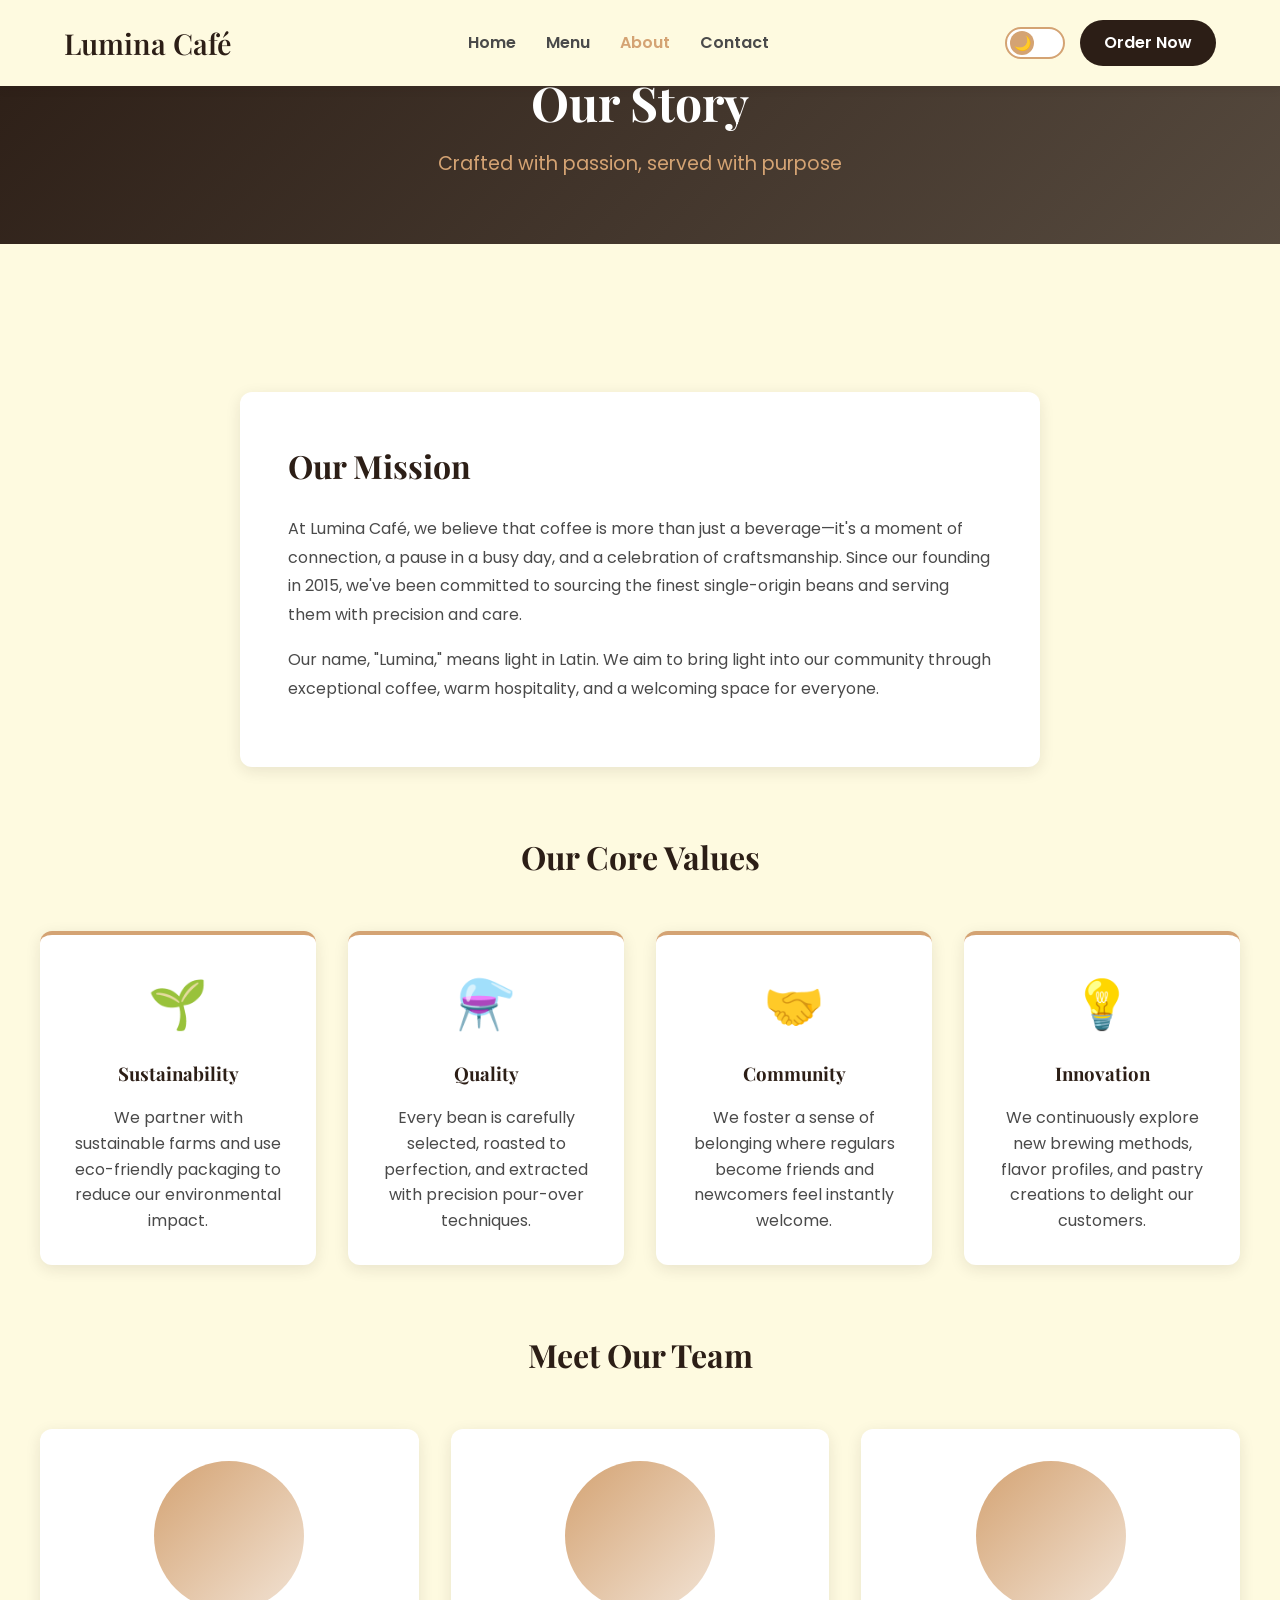
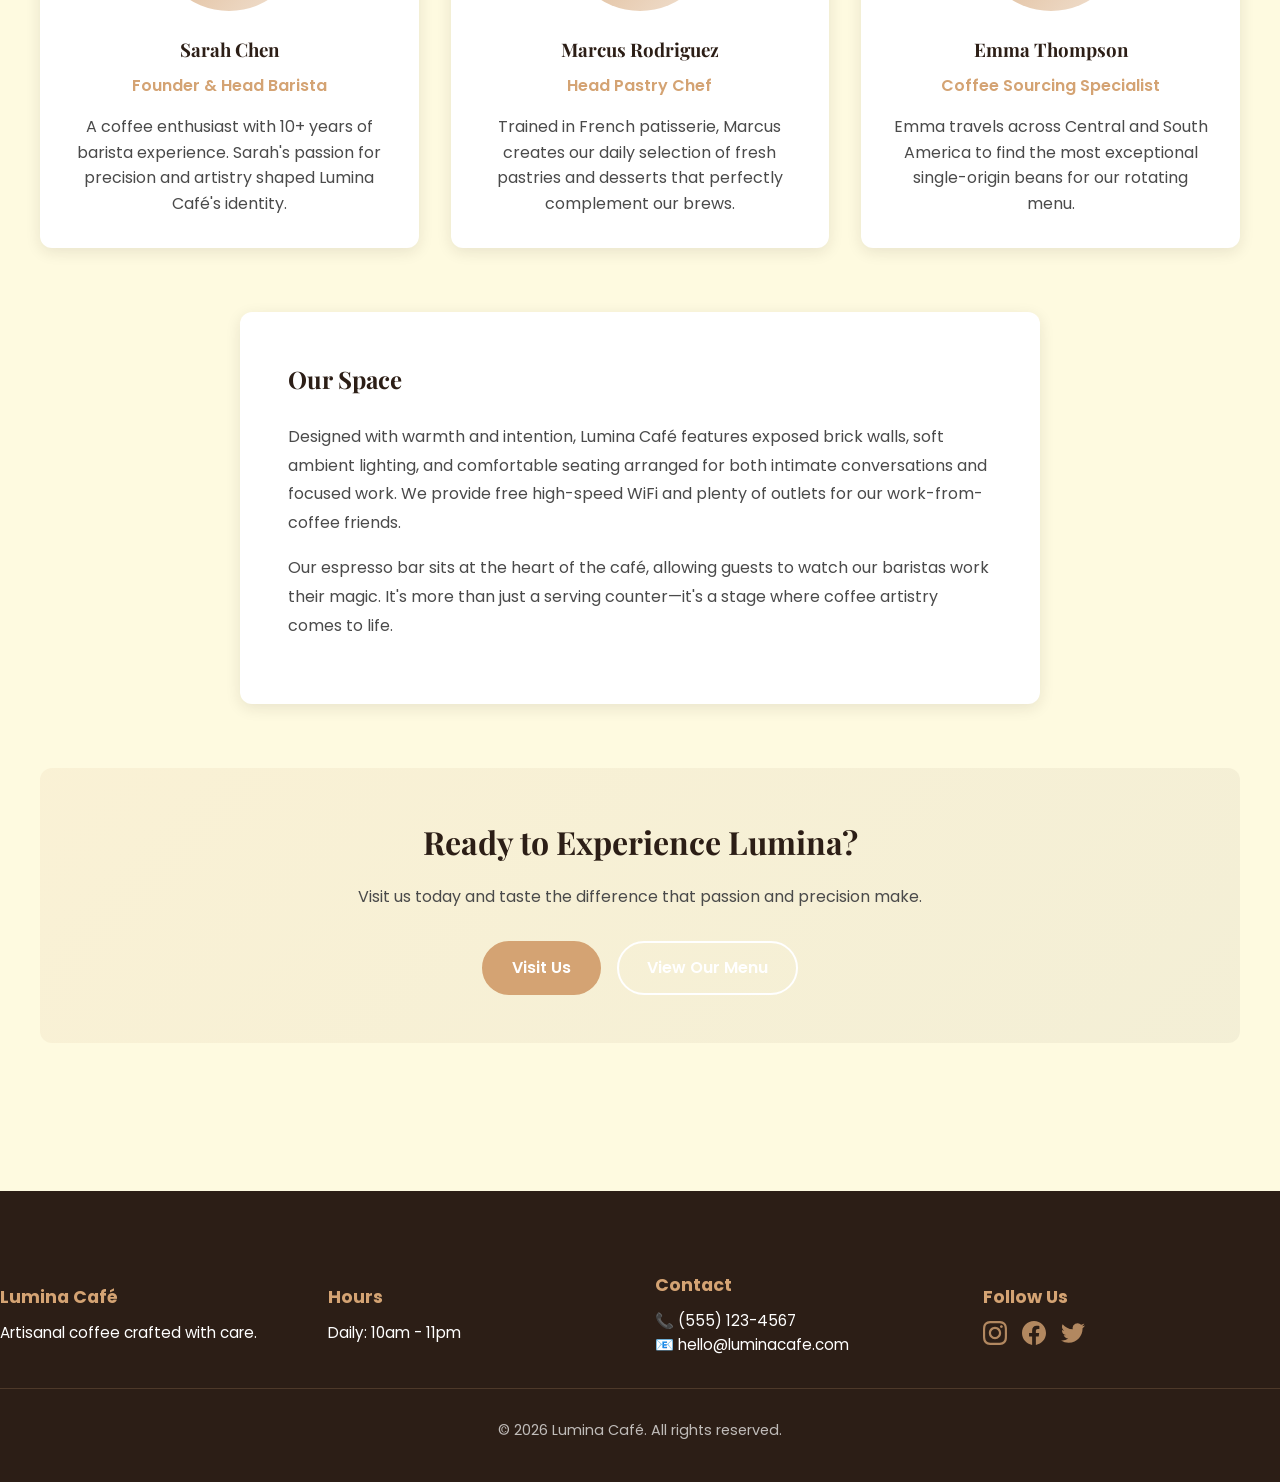
<file: html/about.html>
<!DOCTYPE html>
<html lang="en">
<head>
    <meta charset="UTF-8">
    <meta name="viewport" content="width=device-width, initial-scale=1.0">
    <meta name="description" content="Learn about Lumina Café - our story, values, and passion for artisanal coffee.">
    <meta name="keywords" content="coffee, café, artisanal, specialty coffee, local business">
    <meta name="author" content="Lumina Café">
    <title>About Us | Lumina Café</title>
    <link rel="icon" type="image/svg+xml" href="../favicon.svg">
    <link rel="stylesheet" href="../css/style.css">
    <link rel="stylesheet" href="../css/about.css">
    <link href="https://fonts.googleapis.com/css2?family=Playfair+Display:wght@600&family=Poppins:wght@300;400;600&display=swap" rel="stylesheet">
</head>
<body>

    <nav class="navbar" id="navbar">
        <div class="logo"><a href="../index.html">Lumina Café</a></div>
        <ul class="nav-links">
            <li><a href="../index.html#home">Home</a></li>
            <li><a href="menu.html">Menu</a></li>
            <li><a href="about.html" class="active">About</a></li>
            <li><a href="contact.html">Contact</a></li>
        </ul>
        <div class="navbar-right">
            <button class="theme-toggle" aria-label="Toggle dark mode">
                <div class="theme-toggle-slider">🌙</div>
            </button>
            <a href="contact.html" class="btn-nav">Order Now</a>
            <div class="hamburger">
                <span class="bar"></span>
                <span class="bar"></span>
                <span class="bar"></span>
            </div>
        </div>
    </nav>

    <header class="page-header">
        <div class="page-header-content animate-on-scroll">
            <h1>Our Story</h1>
            <p>Crafted with passion, served with purpose</p>
        </div>
    </header>

    <main class="container section">
        <!-- Our Mission -->
        <section class="about-section animate-on-scroll">
            <div class="about-content">
                <h2>Our Mission</h2>
                <p>
                    At Lumina Café, we believe that coffee is more than just a beverage—it's a moment of connection, 
                    a pause in a busy day, and a celebration of craftsmanship. Since our founding in 2015, we've been 
                    committed to sourcing the finest single-origin beans and serving them with precision and care.
                </p>
                <p>
                    Our name, "Lumina," means light in Latin. We aim to bring light into our community through exceptional 
                    coffee, warm hospitality, and a welcoming space for everyone.
                </p>
            </div>
        </section>

        <!-- Our Values -->
        <section class="values-section animate-on-scroll">
            <h2>Our Core Values</h2>
            <div class="values-grid">
                <div class="value-card animate-on-scroll">
                    <div class="value-icon">🌱</div>
                    <h3>Sustainability</h3>
                    <p>We partner with sustainable farms and use eco-friendly packaging to reduce our environmental impact.</p>
                </div>
                <div class="value-card animate-on-scroll">
                    <div class="value-icon">⚗️</div>
                    <h3>Quality</h3>
                    <p>Every bean is carefully selected, roasted to perfection, and extracted with precision pour-over techniques.</p>
                </div>
                <div class="value-card animate-on-scroll">
                    <div class="value-icon">🤝</div>
                    <h3>Community</h3>
                    <p>We foster a sense of belonging where regulars become friends and newcomers feel instantly welcome.</p>
                </div>
                <div class="value-card animate-on-scroll">
                    <div class="value-icon">💡</div>
                    <h3>Innovation</h3>
                    <p>We continuously explore new brewing methods, flavor profiles, and pastry creations to delight our customers.</p>
                </div>
            </div>
        </section>

        <!-- Our Team -->
        <section class="team-section animate-on-scroll">
            <h2>Meet Our Team</h2>
            <div class="team-grid">
                <div class="team-member animate-on-scroll">
                    <div class="member-image"></div>
                    <h3>Sarah Chen</h3>
                    <p class="role">Founder & Head Barista</p>
                    <p>A coffee enthusiast with 10+ years of barista experience. Sarah's passion for precision and artistry 
                       shaped Lumina Café's identity.</p>
                </div>
                <div class="team-member animate-on-scroll">
                    <div class="member-image"></div>
                    <h3>Marcus Rodriguez</h3>
                    <p class="role">Head Pastry Chef</p>
                    <p>Trained in French patisserie, Marcus creates our daily selection of fresh pastries and desserts 
                       that perfectly complement our brews.</p>
                </div>
                <div class="team-member animate-on-scroll">
                    <div class="member-image"></div>
                    <h3>Emma Thompson</h3>
                    <p class="role">Coffee Sourcing Specialist</p>
                    <p>Emma travels across Central and South America to find the most exceptional single-origin beans 
                       for our rotating menu.</p>
                </div>
            </div>
        </section>

        <!-- Our Space -->
        <section class="space-section animate-on-scroll">
            <div class="space-content">
                <h2>Our Space</h2>
                <p>
                    Designed with warmth and intention, Lumina Café features exposed brick walls, soft ambient lighting, 
                    and comfortable seating arranged for both intimate conversations and focused work. We provide free 
                    high-speed WiFi and plenty of outlets for our work-from-coffee friends.
                </p>
                <p>
                    Our espresso bar sits at the heart of the café, allowing guests to watch our baristas work their magic. 
                    It's more than just a serving counter—it's a stage where coffee artistry comes to life.
                </p>
            </div>
        </section>

        <!-- Call to Action -->
        <section class="cta-section animate-on-scroll">
            <h2>Ready to Experience Lumina?</h2>
            <p>Visit us today and taste the difference that passion and precision make.</p>
            <div class="cta-buttons">
                <a href="contact.html" class="btn-primary">Visit Us</a>
                <a href="menu.html" class="btn-secondary">View Our Menu</a>
            </div>
        </section>
    </main>

    <footer class="footer">
        <div class="footer-content">
            <div class="footer-section">
                <h4>Lumina Café</h4>
                <p>Artisanal coffee crafted with care.</p>
            </div>
            <div class="footer-section">
                <h4>Hours</h4>
                <p>Daily: 10am - 11pm</p>
            </div>
            <div class="footer-section">
                <h4>Contact</h4>
                <p>📞 (555) 123-4567<br>📧 hello@luminacafe.com</p>
            </div>
            <div class="footer-section">
                <h4>Follow Us</h4>
                <div class="social-links">
                    <a href="https://instagram.com/luminacafe" target="_blank" rel="noopener noreferrer" aria-label="Instagram">
                        <svg viewBox="0 0 24 24" width="24" height="24" fill="currentColor">
                            <path d="M12 2.163c3.204 0 3.584.012 4.85.07 3.252.148 4.771 1.691 4.919 4.919.058 1.265.069 1.645.069 4.849 0 3.205-.012 3.584-.069 4.849-.149 3.225-1.664 4.771-4.919 4.919-1.266.058-1.644.07-4.85.07-3.204 0-3.584-.012-4.849-.07-3.26-.149-4.771-1.699-4.919-4.92-.058-1.265-.07-1.644-.07-4.849 0-3.204.013-3.583.07-4.849.149-3.227 1.664-4.771 4.919-4.919 1.266-.057 1.645-.069 4.849-.069zm0-2.163c-3.259 0-3.667.014-4.947.072-4.358.2-6.78 2.618-6.98 6.98-.059 1.281-.073 1.689-.073 4.948 0 3.259.014 3.668.072 4.948.2 4.358 2.618 6.78 6.98 6.98 1.281.058 1.689.072 4.948.072 3.259 0 3.668-.014 4.948-.072 4.354-.2 6.782-2.618 6.979-6.98.059-1.28.073-1.689.073-4.948 0-3.259-.014-3.667-.072-4.947-.196-4.354-2.617-6.78-6.979-6.98-1.281-.059-1.69-.073-4.949-.073zm0 5.838c-3.403 0-6.162 2.759-6.162 6.162s2.759 6.163 6.162 6.163 6.162-2.759 6.162-6.163c0-3.403-2.759-6.162-6.162-6.162zm0 10.162c-2.209 0-4-1.79-4-4 0-2.209 1.791-4 4-4s4 1.791 4 4c0 2.21-1.791 4-4 4zm6.406-11.845c-.796 0-1.441.645-1.441 1.44s.645 1.44 1.441 1.44c.795 0 1.439-.645 1.439-1.44s-.644-1.44-1.439-1.44z"/>
                        </svg>
                    </a>
                    <a href="https://facebook.com/luminacafe" target="_blank" rel="noopener noreferrer" aria-label="Facebook">
                        <svg viewBox="0 0 24 24" width="24" height="24" fill="currentColor">
                            <path d="M24 12.073c0-6.627-5.373-12-12-12s-12 5.373-12 12c0 5.99 4.388 10.954 10.125 11.854v-8.385H7.078v-3.47h3.047V9.43c0-3.007 1.792-4.669 4.533-4.669 1.312 0 2.686.235 2.686.235v2.953H15.83c-1.491 0-1.956.925-1.956 1.874v2.25h3.328l-.532 3.47h-2.796v8.385C19.612 23.027 24 18.062 24 12.073z"/>
                        </svg>
                    </a>
                    <a href="https://twitter.com/luminacafe" target="_blank" rel="noopener noreferrer" aria-label="Twitter">
                        <svg viewBox="0 0 24 24" width="24" height="24" fill="currentColor">
                            <path d="M23.953 4.57a10 10 0 01-2.825.775 4.958 4.958 0 002.163-2.723c-.951.555-2.005.959-3.127 1.184a4.92 4.92 0 00-8.384 4.482C7.69 8.095 4.067 6.13 1.64 3.162a4.822 4.822 0 00-.666 2.475c0 1.71.87 3.213 2.188 4.096a4.904 4.904 0 01-2.228-.616v.06a4.923 4.923 0 003.946 4.827 4.996 4.996 0 01-2.212.085 4.936 4.936 0 004.604 3.417 9.867 9.867 0 01-6.102 2.105c-.39 0-.779-.023-1.17-.067a13.995 13.995 0 007.557 2.209c9.053 0 13.998-7.496 13.998-13.985 0-.21 0-.42-.015-.63A9.935 9.935 0 0024 4.59z"/>
                        </svg>
                    </a>
                </div>
            </div>
        </div>
        <div class="footer-bottom">
            <p>&copy; 2026 Lumina Café. All rights reserved.</p>
        </div>
    </footer>

    <!-- Back to Top Button -->
    <button class="back-to-top" aria-label="Scroll to top" type="button">↑</button>

    <script src="../javascript/script.js"></script>
</body>
</html>
</file>
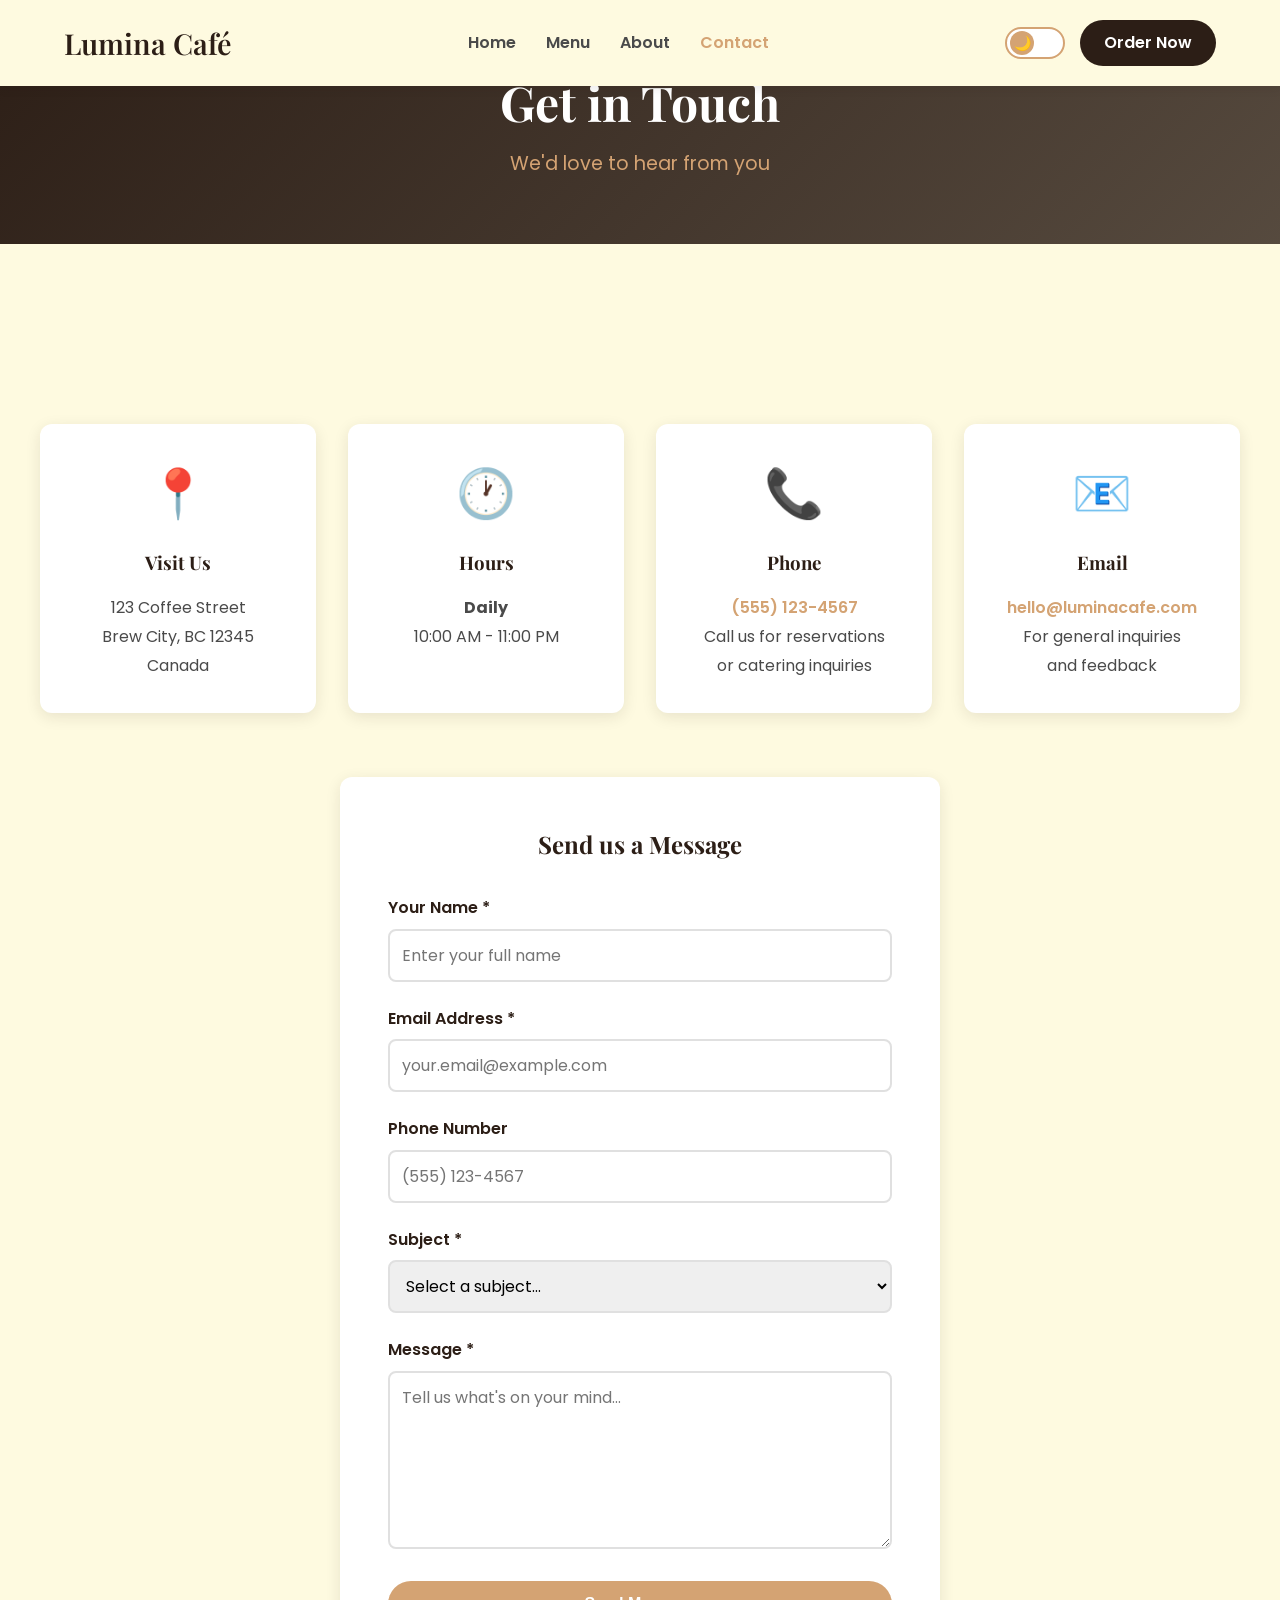
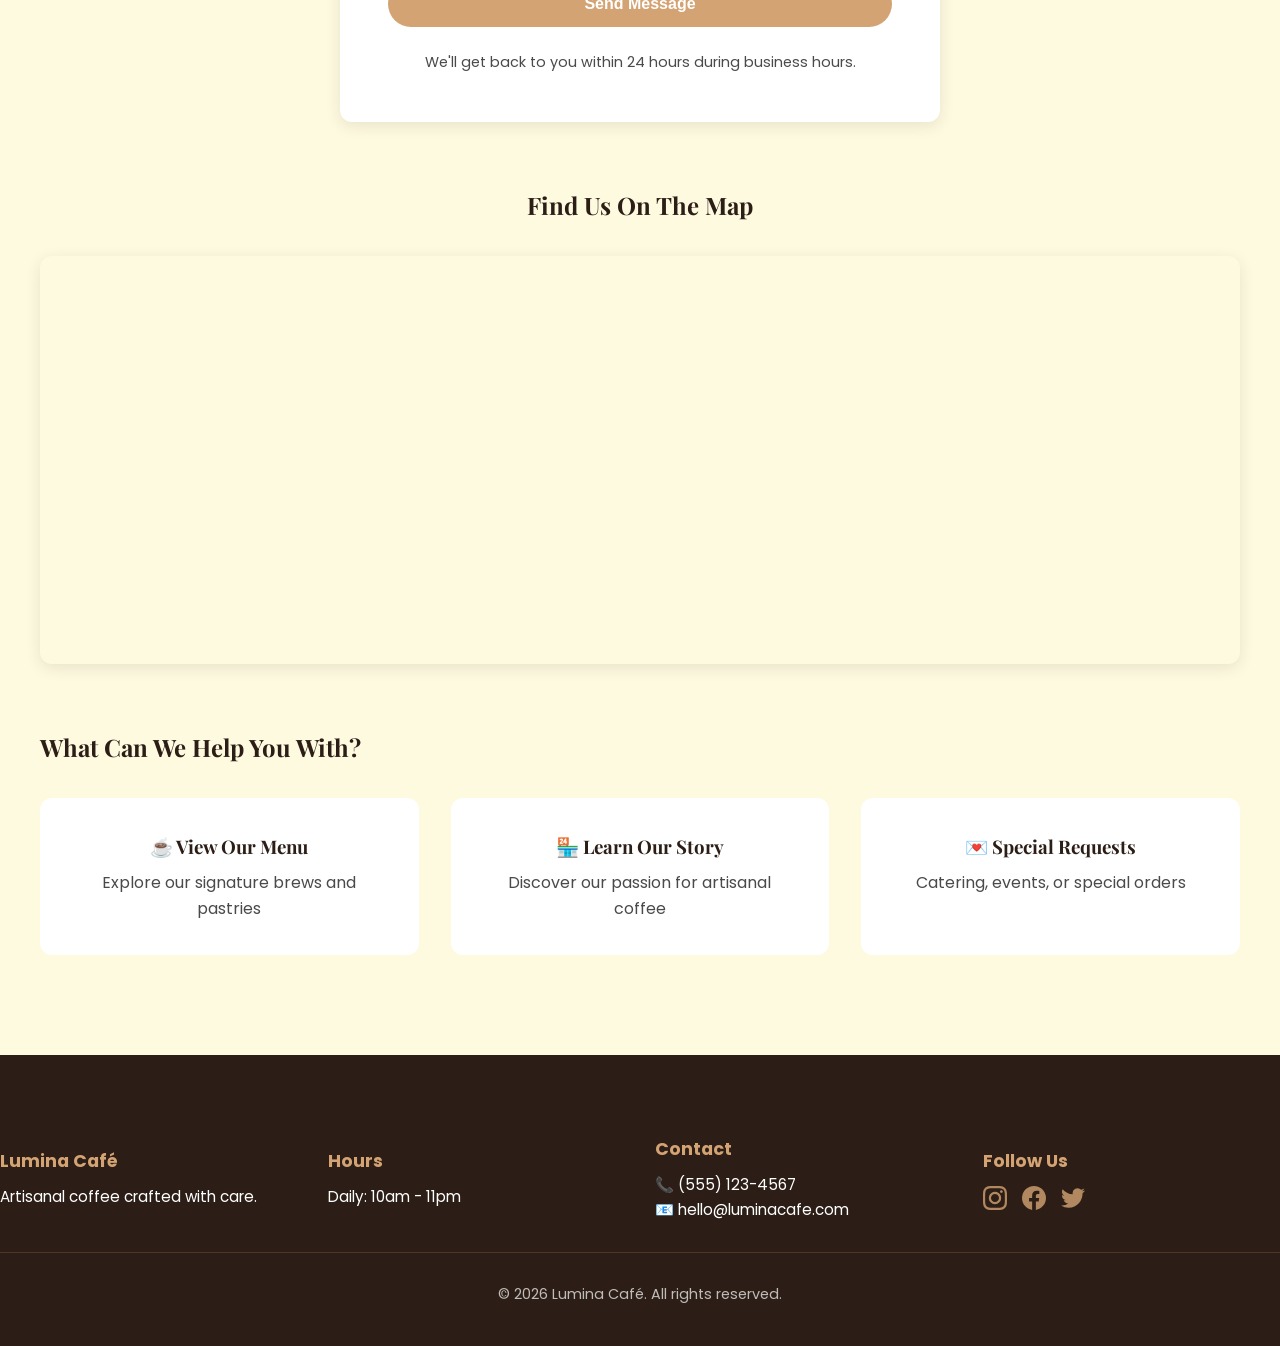
<file: html/contact.html>
<!DOCTYPE html>
<html lang="en">
<head>
    <meta charset="UTF-8">
    <meta name="viewport" content="width=device-width, initial-scale=1.0">
    <meta name="description" content="Contact Lumina Café - reach out with questions or visit us at our location.">
    <meta name="keywords" content="contact, location, hours, reservations, catering">
    <title>Contact Us | Lumina Café</title>
    <link rel="icon" type="image/svg+xml" href="../favicon.svg">
    <link rel="stylesheet" href="../css/style.css">
    <link rel="stylesheet" href="../css/contact.css">
    <link href="https://fonts.googleapis.com/css2?family=Playfair+Display:wght@600&family=Poppins:wght@300;400;600&display=swap" rel="stylesheet">
</head>
<body>

    <nav class="navbar" id="navbar">
        <div class="logo"><a href="../index.html">Lumina Café</a></div>
        <ul class="nav-links">
            <li><a href="../index.html#home">Home</a></li>
            <li><a href="menu.html">Menu</a></li>
            <li><a href="about.html">About</a></li>
            <li><a href="contact.html" class="active">Contact</a></li>
        </ul>
        <div class="navbar-right">
            <button class="theme-toggle" aria-label="Toggle dark mode">
                <div class="theme-toggle-slider">🌙</div>
            </button>
            <a href="contact.html" class="btn-nav">Order Now</a>
            <div class="hamburger">
                <span class="bar"></span>
                <span class="bar"></span>
                <span class="bar"></span>
            </div>
        </div>
    </nav>

    <header class="page-header">
        <div class="page-header-content animate-on-scroll">
            <h1>Get in Touch</h1>
            <p>We'd love to hear from you</p>
        </div>
    </header>

    <main class="contact-page container section">
        
        <!-- Contact Info -->
        <section class="contact-info-section animate-on-scroll">
            <div class="contact-grid">
                <div class="contact-card animate-on-scroll">
                    <div class="contact-icon">📍</div>
                    <h3>Visit Us</h3>
                    <p>123 Coffee Street<br>Brew City, BC 12345<br>Canada</p>
                </div>
                <div class="contact-card animate-on-scroll">
                    <div class="contact-icon">🕐</div>
                    <h3>Hours</h3>
                    <p><strong>Daily</strong><br>10:00 AM - 11:00 PM</p>
                </div>
                <div class="contact-card animate-on-scroll">
                    <div class="contact-icon">📞</div>
                    <h3>Phone</h3>
                    <p><a href="tel:+15551234567">(555) 123-4567</a><br>Call us for reservations<br>or catering inquiries</p>
                </div>
                <div class="contact-card animate-on-scroll">
                    <div class="contact-icon">📧</div>
                    <h3>Email</h3>
                    <p><a href="mailto:hello@luminacafe.com">hello@luminacafe.com</a><br>For general inquiries<br>and feedback</p>
                </div>
            </div>
        </section>

        <!-- Contact Form -->
        <section class="contact-form-section animate-on-scroll">
            <h2>Send us a Message</h2>
            <form class="contact-form" id="contactForm">
                <div class="form-group">
                    <label for="name">Your Name *</label>
                    <input type="text" id="name" name="name" required placeholder="Enter your full name">
                </div>
                <div class="form-group">
                    <label for="email">Email Address *</label>
                    <input type="email" id="email" name="email" required placeholder="your.email@example.com">
                </div>
                <div class="form-group">
                    <label for="phone">Phone Number</label>
                    <input type="tel" id="phone" name="phone" placeholder="(555) 123-4567">
                </div>
                <div class="form-group">
                    <label for="subject">Subject *</label>
                    <select id="subject" name="subject" required>
                        <option value="">Select a subject...</option>
                        <option value="general">General Inquiry</option>
                        <option value="reservation">Table Reservation</option>
                        <option value="catering">Catering Request</option>
                        <option value="feedback">Feedback</option>
                        <option value="partnership">Partnership Opportunity</option>
                        <option value="other">Other</option>
                    </select>
                </div>
                <div class="form-group">
                    <label for="message">Message *</label>
                    <textarea id="message" name="message" rows="6" required placeholder="Tell us what's on your mind..."></textarea>
                </div>
                <button type="submit" class="btn-primary">Send Message</button>
            </form>
            <p class="form-note">We'll get back to you within 24 hours during business hours.</p>
        </section>

        <!-- Map Section -->
        <section id="map-section" class="map-section animate-on-scroll">
            <h2>Find Us On The Map</h2>
            <div class="map-container">
                <iframe title="Lumina Cafe map" src="https://www.google.com/maps/embed?pb=!1m18!1m12!1m3!1d3019.5874637349024!2d-123.1156!3d49.2827!2m3!1f0!2f0!3f0!3m2!1i1024!2i768!4f13.1!3m3!1m2!1s0x0%3A0x0!2sLumina%20Caf%C3%A9!5e0!3m2!1sen!2sca!4v1234567890" width="100%" height="400" style="border: 0; border-radius: 8px;" allowfullscreen="" loading="lazy"></iframe>
            </div>
        </section>

        <!-- Call to Action -->
        <section class="cta-section animate-on-scroll">
            <h2>What Can We Help You With?</h2>
            <div class="service-links">
                <a href="menu.html" class="service-link">
                    <h3>☕ View Our Menu</h3>
                    <p>Explore our signature brews and pastries</p>
                </a>
                <a href="about.html" class="service-link">
                    <h3>🏪 Learn Our Story</h3>
                    <p>Discover our passion for artisanal coffee</p>
                </a>
                <a href="#contactForm" class="service-link">
                    <h3>💌 Special Requests</h3>
                    <p>Catering, events, or special orders</p>
                </a>
            </div>
        </section>
    </main>

    <footer class="footer">
        <div class="footer-content">
            <div class="footer-section">
                <h4>Lumina Café</h4>
                <p>Artisanal coffee crafted with care.</p>
            </div>
            <div class="footer-section">
                <h4>Hours</h4>
                <p>Daily: 10am - 11pm</p>
            </div>
            <div class="footer-section">
                <h4>Contact</h4>
                <p>📞 (555) 123-4567<br>📧 hello@luminacafe.com</p>
            </div>
            <div class="footer-section">
                <h4>Follow Us</h4>
                <div class="social-links">
                    <a href="https://instagram.com/luminacafe" target="_blank" rel="noopener noreferrer" aria-label="Instagram">
                        <svg viewBox="0 0 24 24" width="24" height="24" fill="currentColor">
                            <path d="M12 2.163c3.204 0 3.584.012 4.85.07 3.252.148 4.771 1.691 4.919 4.919.058 1.265.069 1.645.069 4.849 0 3.205-.012 3.584-.069 4.849-.149 3.225-1.664 4.771-4.919 4.919-1.266.058-1.644.07-4.85.07-3.204 0-3.584-.012-4.849-.07-3.26-.149-4.771-1.699-4.919-4.92-.058-1.265-.07-1.644-.07-4.849 0-3.204.013-3.583.07-4.849.149-3.227 1.664-4.771 4.919-4.919 1.266-.057 1.645-.069 4.849-.069zm0-2.163c-3.259 0-3.667.014-4.947.072-4.358.2-6.78 2.618-6.98 6.98-.059 1.281-.073 1.689-.073 4.948 0 3.259.014 3.668.072 4.948.2 4.358 2.618 6.78 6.98 6.98 1.281.058 1.689.072 4.948.072 3.259 0 3.668-.014 4.948-.072 4.354-.2 6.782-2.618 6.979-6.98.059-1.28.073-1.689.073-4.948 0-3.259-.014-3.667-.072-4.947-.196-4.354-2.617-6.78-6.979-6.98-1.281-.059-1.69-.073-4.949-.073zm0 5.838c-3.403 0-6.162 2.759-6.162 6.162s2.759 6.163 6.162 6.163 6.162-2.759 6.162-6.163c0-3.403-2.759-6.162-6.162-6.162zm0 10.162c-2.209 0-4-1.79-4-4 0-2.209 1.791-4 4-4s4 1.791 4 4c0 2.21-1.791 4-4 4zm6.406-11.845c-.796 0-1.441.645-1.441 1.44s.645 1.44 1.441 1.44c.795 0 1.439-.645 1.439-1.44s-.644-1.44-1.439-1.44z"/>
                        </svg>
                    </a>
                    <a href="https://facebook.com/luminacafe" target="_blank" rel="noopener noreferrer" aria-label="Facebook">
                        <svg viewBox="0 0 24 24" width="24" height="24" fill="currentColor">
                            <path d="M24 12.073c0-6.627-5.373-12-12-12s-12 5.373-12 12c0 5.99 4.388 10.954 10.125 11.854v-8.385H7.078v-3.47h3.047V9.43c0-3.007 1.792-4.669 4.533-4.669 1.312 0 2.686.235 2.686.235v2.953H15.83c-1.491 0-1.956.925-1.956 1.874v2.25h3.328l-.532 3.47h-2.796v8.385C19.612 23.027 24 18.062 24 12.073z"/>
                        </svg>
                    </a>
                    <a href="https://twitter.com/luminacafe" target="_blank" rel="noopener noreferrer" aria-label="Twitter">
                        <svg viewBox="0 0 24 24" width="24" height="24" fill="currentColor">
                            <path d="M23.953 4.57a10 10 0 01-2.825.775 4.958 4.958 0 002.163-2.723c-.951.555-2.005.959-3.127 1.184a4.92 4.92 0 00-8.384 4.482C7.69 8.095 4.067 6.13 1.64 3.162a4.822 4.822 0 00-.666 2.475c0 1.71.87 3.213 2.188 4.096a4.904 4.904 0 01-2.228-.616v.06a4.923 4.923 0 003.946 4.827 4.996 4.996 0 01-2.212.085 4.936 4.936 0 004.604 3.417 9.867 9.867 0 01-6.102 2.105c-.39 0-.779-.023-1.17-.067a13.995 13.995 0 007.557 2.209c9.053 0 13.998-7.496 13.998-13.985 0-.21 0-.42-.015-.63A9.935 9.935 0 0024 4.59z"/>
                        </svg>
                    </a>
                </div>
            </div>
        </div>
        <div class="footer-bottom">
            <p>&copy; 2026 Lumina Café. All rights reserved.</p>
        </div>
    </footer>

    <!-- Back to Top Button -->
    <button class="back-to-top" aria-label="Scroll to top" type="button">↑</button>

    <script src="../javascript/script.js"></script>
</body>
</html>
</file>
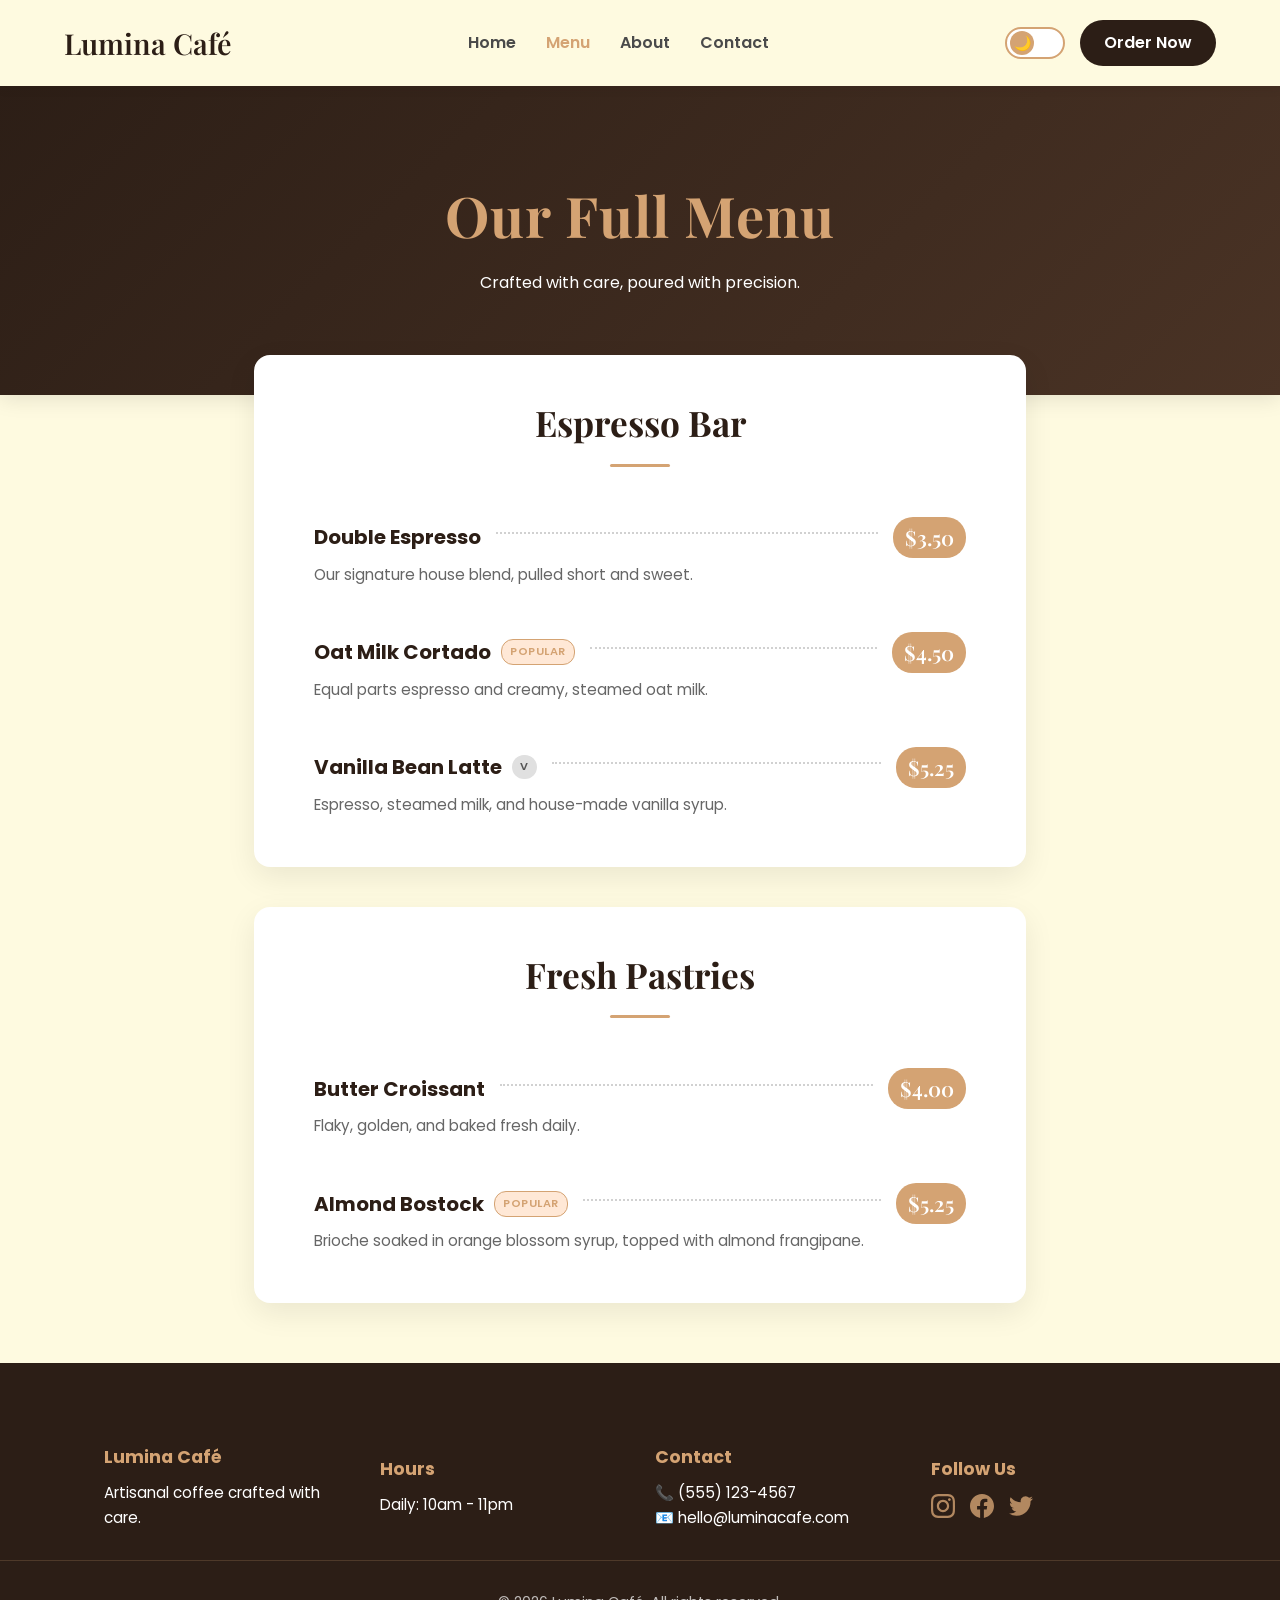
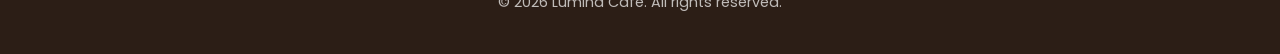
<file: html/menu.html>
<!DOCTYPE html>
<html lang="en">
<head>
    <meta charset="UTF-8">
    <meta name="viewport" content="width=device-width, initial-scale=1.0">
    <meta name="description" content="Browse Lumina Café's full menu - espresso drinks, specialty beverages, freshly baked pastries, and more.">
    <meta name="keywords" content="coffee menu, espresso, latte, pastries, breakfast, specialty drinks">
    <title>Full Menu | Lumina Café</title>
    <link rel="icon" type="image/svg+xml" href="../favicon.svg">
    <link rel="stylesheet" href="../css/style.css">
    <link rel="stylesheet" href="../css/menu.css">
    <link href="https://fonts.googleapis.com/css2?family=Playfair+Display:wght@600&family=Poppins:wght@300;400;600&display=swap" rel="stylesheet">
</head>
<body class="menu-page">

    <nav class="navbar" id="navbar">
        <div class="logo"><a href="../index.html">Lumina Café</a></div>
        <ul class="nav-links">
            <li><a href="../index.html#home">Home</a></li>
            <li><a href="menu.html" class="active">Menu</a></li>
            <li><a href="about.html">About</a></li>
            <li><a href="contact.html">Contact</a></li>
        </ul>
        <div class="navbar-right">
            <button class="theme-toggle" aria-label="Toggle dark mode">
                <div class="theme-toggle-slider">🌙</div>
            </button>
            <a href="contact.html" class="btn-nav">Order Now</a>
            <div class="hamburger">
                <span class="bar"></span>
                <span class="bar"></span>
                <span class="bar"></span>
            </div>
        </div>
    </nav>

    <header class="menu-header">
        <div class="menu-header-content animate-on-scroll">
            <h1>Our Full Menu</h1>
            <p>Crafted with care, poured with precision.</p>
        </div>
    </header>

    <main class="full-menu-container container section">
        
        <div class="menu-category animate-on-scroll">
            <h2 class="category-title">Espresso Bar</h2>
            <div class="menu-list">
                <div class="menu-item-row">
                    <div class="item-header">
                        <h4>Double Espresso</h4>
                        <div class="dotted-line"></div>
                        <span class="item-price">$3.50</span>
                    </div>
                    <p class="item-desc">Our signature house blend, pulled short and sweet.</p>
                </div>
                <div class="menu-item-row">
                    <div class="item-header">
                        <h4>Oat Milk Cortado <span class="badge popular">Popular</span></h4>
                        <div class="dotted-line"></div>
                        <span class="item-price">$4.50</span>
                    </div>
                    <p class="item-desc">Equal parts espresso and creamy, steamed oat milk.</p>
                </div>
                <div class="menu-item-row">
                    <div class="item-header">
                        <h4>Vanilla Bean Latte <span class="badge">V</span></h4>
                        <div class="dotted-line"></div>
                        <span class="item-price">$5.25</span>
                    </div>
                    <p class="item-desc">Espresso, steamed milk, and house-made vanilla syrup.</p>
                </div>
            </div>
        </div>

        <div class="menu-category animate-on-scroll">
            <h2 class="category-title">Fresh Pastries</h2>
            <div class="menu-list">
                <div class="menu-item-row">
                    <div class="item-header">
                        <h4>Butter Croissant</h4>
                        <div class="dotted-line"></div>
                        <span class="item-price">$4.00</span>
                    </div>
                    <p class="item-desc">Flaky, golden, and baked fresh daily.</p>
                </div>
                <div class="menu-item-row">
                    <div class="item-header">
                        <h4>Almond Bostock <span class="badge popular">Popular</span></h4>
                        <div class="dotted-line"></div>
                        <span class="item-price">$5.25</span>
                    </div>
                    <p class="item-desc">Brioche soaked in orange blossom syrup, topped with almond frangipane.</p>
                </div>
            </div>
        </div>

    </main>

    <footer class="footer">
        <div class="container footer-content">
            <div class="footer-section">
                <h4>Lumina Café</h4>
                <p>Artisanal coffee crafted with care.</p>
            </div>
            <div class="footer-section">
                <h4>Hours</h4>
                <p>Daily: 10am - 11pm</p>
            </div>
            <div class="footer-section">
                <h4>Contact</h4>
                <p>📞 (555) 123-4567<br>📧 hello@luminacafe.com</p>
            </div>
            <div class="footer-section">
                <h4>Follow Us</h4>
                <div class="social-links">
                    <a href="https://instagram.com/luminacafe" target="_blank" rel="noopener noreferrer" aria-label="Instagram">
                        <svg viewBox="0 0 24 24" width="24" height="24" fill="currentColor">
                            <path d="M12 2.163c3.204 0 3.584.012 4.85.07 3.252.148 4.771 1.691 4.919 4.919.058 1.265.069 1.645.069 4.849 0 3.205-.012 3.584-.069 4.849-.149 3.225-1.664 4.771-4.919 4.919-1.266.058-1.644.07-4.85.07-3.204 0-3.584-.012-4.849-.07-3.26-.149-4.771-1.699-4.919-4.92-.058-1.265-.07-1.644-.07-4.849 0-3.204.013-3.583.07-4.849.149-3.227 1.664-4.771 4.919-4.919 1.266-.057 1.645-.069 4.849-.069zm0-2.163c-3.259 0-3.667.014-4.947.072-4.358.2-6.78 2.618-6.98 6.98-.059 1.281-.073 1.689-.073 4.948 0 3.259.014 3.668.072 4.948.2 4.358 2.618 6.78 6.98 6.98 1.281.058 1.689.072 4.948.072 3.259 0 3.668-.014 4.948-.072 4.354-.2 6.782-2.618 6.979-6.98.059-1.28.073-1.689.073-4.948 0-3.259-.014-3.667-.072-4.947-.196-4.354-2.617-6.78-6.979-6.98-1.281-.059-1.69-.073-4.949-.073zm0 5.838c-3.403 0-6.162 2.759-6.162 6.162s2.759 6.163 6.162 6.163 6.162-2.759 6.162-6.163c0-3.403-2.759-6.162-6.162-6.162zm0 10.162c-2.209 0-4-1.79-4-4 0-2.209 1.791-4 4-4s4 1.791 4 4c0 2.21-1.791 4-4 4zm6.406-11.845c-.796 0-1.441.645-1.441 1.44s.645 1.44 1.441 1.44c.795 0 1.439-.645 1.439-1.44s-.644-1.44-1.439-1.44z"/>
                        </svg>
                    </a>
                    <a href="https://facebook.com/luminacafe" target="_blank" rel="noopener noreferrer" aria-label="Facebook">
                        <svg viewBox="0 0 24 24" width="24" height="24" fill="currentColor">
                            <path d="M24 12.073c0-6.627-5.373-12-12-12s-12 5.373-12 12c0 5.99 4.388 10.954 10.125 11.854v-8.385H7.078v-3.47h3.047V9.43c0-3.007 1.792-4.669 4.533-4.669 1.312 0 2.686.235 2.686.235v2.953H15.83c-1.491 0-1.956.925-1.956 1.874v2.25h3.328l-.532 3.47h-2.796v8.385C19.612 23.027 24 18.062 24 12.073z"/>
                        </svg>
                    </a>
                    <a href="https://twitter.com/luminacafe" target="_blank" rel="noopener noreferrer" aria-label="Twitter">
                        <svg viewBox="0 0 24 24" width="24" height="24" fill="currentColor">
                            <path d="M23.953 4.57a10 10 0 01-2.825.775 4.958 4.958 0 002.163-2.723c-.951.555-2.005.959-3.127 1.184a4.92 4.92 0 00-8.384 4.482C7.69 8.095 4.067 6.13 1.64 3.162a4.822 4.822 0 00-.666 2.475c0 1.71.87 3.213 2.188 4.096a4.904 4.904 0 01-2.228-.616v.06a4.923 4.923 0 003.946 4.827 4.996 4.996 0 01-2.212.085 4.936 4.936 0 004.604 3.417 9.867 9.867 0 01-6.102 2.105c-.39 0-.779-.023-1.17-.067a13.995 13.995 0 007.557 2.209c9.053 0 13.998-7.496 13.998-13.985 0-.21 0-.42-.015-.63A9.935 9.935 0 0024 4.59z"/>
                        </svg>
                    </a>
                </div>
            </div>
        </div>
        <div class="footer-bottom">
            <p>&copy; 2026 Lumina Café. All rights reserved.</p>
        </div>
    </footer>

    <!-- Back to Top Button -->
    <button class="back-to-top" aria-label="Scroll to top" type="button">↑</button>

    <script src="../javascript/script.js"></script>
    <script src="../javascript/menu.js"></script>
</body>
</html>
</file>
<file: css/style.css>
/* --- Variables & Reset --- */
:root {
    --primary-color: #2c1e16; 
    --accent-color: #d4a373; 
    --text-color: #4a4a4a;
    --bg-color: #fefae0; 
    --white: #ffffff;
    --card-bg: #ffffff;
    --shadow: rgba(44, 30, 22, 0.1);
    --transition: all 0.3s ease;
}

/* Dark Mode Variables */
[data-theme="dark"] {
    --primary-color: #f5e6d3;
    --accent-color: #d4a373;
    --text-color: #e0e0e0;
    --bg-color: #1a1a1a;
    --white: #2d2d2d;
    --card-bg: #252525;
    --shadow: rgba(0, 0, 0, 0.3);
}

* {
    margin: 0;
    padding: 0;
    box-sizing: border-box;
}

body {
    font-family: 'Poppins', sans-serif;
    color: var(--text-color);
    background-color: var(--bg-color);
    line-height: 1.6;
    overflow-x: hidden;
}

h1, h2, h3, .logo {
    font-family: 'Playfair Display', serif;
    color: var(--primary-color);
}

a {
    text-decoration: none;
    color: inherit;
}

/* --- Buttons --- */
.btn-primary, .btn-secondary, .btn-nav {
    display: inline-block;
    padding: 12px 28px;
    border-radius: 30px;
    font-weight: 600;
    transition: var(--transition);
    cursor: pointer;
}

.btn-primary {
    background-color: var(--accent-color);
    color: var(--white);
    border: 2px solid var(--accent-color);
    font-weight: 600;
}

.btn-primary:hover {
    background-color: transparent;
    color: var(--accent-color);
}

.btn-secondary {
    background-color: transparent;
    color: var(--white);
    border: 2px solid var(--white);
}

.btn-secondary:hover {
    background-color: var(--white);
    color: var(--primary-color);
}

.btn-nav {
    background-color: var(--primary-color);
    color: var(--white);
    padding: 10px 24px;
}

.btn-nav:hover {
    background-color: var(--accent-color);
}

/* --- Navbar --- */
.navbar {
    display: flex;
    justify-content: space-between;
    align-items: center;
    padding: 20px 5%;
    background-color: var(--bg-color);
    position: fixed;
    width: 100%;
    top: 0;
    z-index: 1000;
    box-shadow: 0 2px 10px var(--shadow);
    transition: var(--transition);
}

.navbar-left {
    display: flex;
    align-items: center;
    gap: 20px;
}

.logo {
    font-size: 1.8rem;
    font-weight: 600;
}

.nav-links {
    display: flex;
    list-style: none;
    gap: 30px;
}

.nav-links a {
    font-weight: 600;
    transition: color 0.3s;
}

.nav-links a:hover, .nav-links a.active {
    color: var(--accent-color);
}

.navbar-right {
    display: flex;
    align-items: center;
    gap: 15px;
}

/* --- Hero Section --- */
.hero {
    height: 100vh;
    display: flex;
    align-items: center;
    padding: 0 5%;
    background: linear-gradient(rgba(0,0,0,0.6), rgba(0,0,0,0.6)), url('https://images.unsplash.com/photo-1554118811-1e0d58224f24?auto=format&fit=crop&q=80') center/cover;
    margin-top: 70px;
}

.hero-content {
    max-width: 600px;
    color: var(--white);
}

.hero-content h1 {
    font-size: 4rem;
    color: var(--white);
    margin-bottom: 20px;
    line-height: 1.1;
}

.hero-content p {
    font-size: 1.2rem;
    margin-bottom: 30px;
}

.hero-buttons {
    display: flex;
    gap: 15px;
}

/* --- Dark Mode Toggle --- */
.theme-toggle {
    background: var(--card-bg);
    border: 2px solid var(--accent-color);
    border-radius: 50px;
    width: 60px;
    height: 32px;
    cursor: pointer;
    position: relative;
    transition: var(--transition);
    display: flex;
    align-items: center;
    padding: 3px;
}

.theme-toggle-slider {
    background: var(--accent-color);
    border-radius: 50%;
    width: 24px;
    height: 24px;
    transition: transform 0.3s ease;
    display: flex;
    align-items: center;
    justify-content: center;
    font-size: 14px;
}

[data-theme="dark"] .theme-toggle-slider {
    transform: translateX(28px);
}

.theme-toggle:hover {
    border-color: var(--primary-color);
}

/* --- Back to Top Button --- */
.back-to-top {
    position: fixed;
    bottom: 30px;
    right: 30px;
    background: var(--accent-color);
    color: var(--white);
    width: 50px;
    height: 50px;
    border-radius: 50%;
    display: flex;
    align-items: center;
    justify-content: center;
    font-size: 24px;
    cursor: pointer;
    border: none;
    opacity: 0;
    visibility: hidden;
    transition: var(--transition);
    z-index: 999;
    box-shadow: 0 4px 15px var(--shadow);
}

.back-to-top.show {
    opacity: 1;
    visibility: visible;
}

.back-to-top:hover {
    background: var(--primary-color);
    transform: translateY(-5px);
}

/* --- Layout Container & Sections --- */
.container {
    max-width: 1200px;
    margin: 0 auto;
    padding: 0 5%;
}

.section {
    padding: 100px 0;
}

.section-title {
    font-size: 2.5rem;
    text-align: center;
    margin-bottom: 50px;
}

/* --- Menu Highlights Grid --- */
.menu-grid {
    display: grid;
    grid-template-columns: repeat(auto-fit, minmax(300px, 1fr));
    gap: 30px;
}

.menu-card {
    background: var(--card-bg);
    border-radius: 12px;
    overflow: hidden;
    box-shadow: 0 10px 30px var(--shadow);
    transition: transform 0.3s ease, box-shadow 0.3s ease;
}

.menu-card:hover {
    transform: translateY(-10px);
    box-shadow: 0 15px 40px var(--shadow);
}

.card-content {
    padding: 30px;
    text-align: center;
}

.card-content h3 {
    margin-bottom: 10px;
}

.price {
    display: block;
    margin-top: 15px;
    font-size: 1.2rem;
    font-weight: 600;
    color: var(--accent-color);
}

/* --- Our Story Section --- */
.about {
    background-color: var(--card-bg); 
}

.about-layout {
    display: grid;
    grid-template-columns: 1fr 1fr;
    gap: 60px;
    align-items: center;
}

.text-left {
    text-align: left;
    margin-bottom: 20px;
}

.about-image img {
    width: 100%;
    height: auto;
    border-radius: 12px;
    box-shadow: 0 20px 40px rgba(0,0,0,0.1);
    object-fit: cover;
    aspect-ratio: 4/5;
}

.lead-text {
    font-size: 1.3rem;
    font-weight: 600;
    color: var(--primary-color);
    margin-bottom: 20px;
}

.core-values {
    margin-top: 30px;
    display: flex;
    flex-direction: column;
    gap: 20px;
}

.value-item h3 {
    font-size: 1.2rem;
    margin-bottom: 5px;
    color: var(--accent-color);
}

/* --- Location Section --- */
.location-section {
    background: var(--card-bg);
}

.location-content {
    display: grid;
    grid-template-columns: 1fr 1fr;
    gap: 40px;
    align-items: center;
}

.map-wrapper {
    border-radius: 12px;
    overflow: hidden;
    box-shadow: 0 10px 30px rgba(0,0,0,0.1);
}

.location-info {
    padding: 20px;
}

.location-info h3 {
    font-size: 1.8rem;
    margin-bottom: 25px;
    color: var(--primary-color);
}

.location-info p {
    margin-bottom: 15px;
    line-height: 1.8;
    color: var(--text-color);
}

.location-info a {
    color: var(--accent-color);
    font-weight: 600;
    transition: var(--transition);
}

.location-info a:hover {
    color: var(--primary-color);
}

.location-info .btn-primary {
    margin-top: 20px;
    color: var(--white);
}

.location-info .btn-primary:hover {
    background-color: transparent;
    color: var(--accent-color);
}

/* --- Testimonials Section --- */
.testimonials-section {
    background: var(--bg-color);
    padding: 80px 0;
}

.testimonials-section h2 {
    text-align: center;
    margin-bottom: 50px;
}

.testimonials-grid {
    display: grid;
    grid-template-columns: repeat(auto-fit, minmax(300px, 1fr));
    gap: 30px;
    margin-top: 40px;
}

.testimonial-card {
    background: var(--card-bg);
    padding: 30px;
    border-radius: 12px;
    box-shadow: 0 5px 20px var(--shadow);
    transition: var(--transition);
    position: relative;
}

.testimonial-card:hover {
    transform: translateY(-5px);
    box-shadow: 0 10px 30px var(--shadow);
}

.testimonial-card::before {
    content: '"';
    position: absolute;
    top: 20px;
    left: 20px;
    font-size: 60px;
    color: var(--accent-color);
    opacity: 0.3;
    font-family: 'Playfair Display', serif;
    line-height: 1;
}

.testimonial-text {
    color: var(--text-color);
    font-style: italic;
    margin-bottom: 20px;
    line-height: 1.8;
    position: relative;
    z-index: 1;
}

.testimonial-author {
    display: flex;
    align-items: center;
    gap: 15px;
}

.author-image {
    width: 50px;
    height: 50px;
    border-radius: 50%;
    background: linear-gradient(135deg, var(--accent-color), rgba(212, 163, 115, 0.3));
}

.author-info h4 {
    color: var(--primary-color);
    margin-bottom: 3px;
    font-size: 1rem;
}

.author-info p {
    color: var(--text-color);
    font-size: 0.85rem;
    opacity: 0.7;
}

.rating {
    color: var(--accent-color);
    font-size: 18px;
    margin-bottom: 15px;
}

/* --- Footer --- */
.footer {
    background-color: var(--primary-color);
    color: var(--white);
    padding: 80px 0 40px;
}

.footer h2 {
    color: var(--white);
    margin-bottom: 20px;
}

.footer-content {
    display: flex;
    justify-content: space-between;
    align-items: center;
    flex-wrap: wrap;
    gap: 30px;
}

.footer-section {
    flex: 1;
    min-width: 200px;
}

.footer-section h4 {
    color: var(--accent-color);
    margin-bottom: 10px;
    font-size: 1.1rem;
}

.footer-section p {
    color: var(--white);
    font-size: 0.95rem;
    line-height: 1.6;
}

.footer-section a {
    color: var(--accent-color);
    transition: var(--transition);
}

.footer-section a:hover {
    color: var(--white);
}

.social-links {
    display: flex;
    gap: 15px;
    font-size: 1.5rem;
}

.social-links a {
    transition: var(--transition);
    opacity: 0.8;
    display: inline-flex;
    align-items: center;
    justify-content: center;
}

.social-links a svg {
    width: 24px;
    height: 24px;
    fill: currentColor;
}

.social-links a:hover {
    opacity: 1;
    transform: translateY(-3px);
}

.footer-bottom {
    text-align: center;
    margin-top: 30px;
    padding-top: 30px;
    border-top: 1px solid rgba(212, 163, 115, 0.2);
    color: rgba(255, 255, 255, 0.7);
    font-size: 0.9rem;
}

/* --- Animations --- */
.animate-on-scroll {
    opacity: 0;
    transform: translateY(30px);
    transition: opacity 0.8s ease-out, transform 0.8s ease-out;
}

.animate-on-scroll.show {
    opacity: 1;
    transform: translateY(0);
}

.stagger-1 { transition-delay: 0.1s; }
.stagger-2 { transition-delay: 0.2s; }
.stagger-3 { transition-delay: 0.3s; }

/* --- Mobile Responsiveness & Hamburger Menu --- */
.hamburger {
    display: none;
}

@media (max-width: 900px) {
    .about-layout {
        grid-template-columns: 1fr;
        gap: 40px;
    }
    .about-image {
        order: -1; 
    }
    .text-left, .lead-text, .about-text p {
        text-align: center;
    }
}

@media (max-width: 768px) {
    .nav-links {
        display: flex;
        flex-direction: column;
        position: absolute;
        top: 70px; 
        left: -100%; 
        width: 100%;
        background-color: var(--bg-color);
        text-align: center;
        padding: 40px 0;
        box-shadow: 0 10px 20px var(--shadow);
        transition: left 0.4s ease-in-out; 
        z-index: 999;
    }

    .nav-links.active {
        left: 0; 
    }

    .nav-links li {
        margin-bottom: 25px;
    }

    .btn-nav {
        display: none;
    }

    .hamburger {
        display: block;
        cursor: pointer;
        z-index: 1001;
    }

    .bar {
        display: block;
        width: 25px;
        height: 3px;
        margin: 5px auto;
        background-color: var(--primary-color);
        transition: all 0.3s ease-in-out;
    }

    .hamburger.active .bar:nth-child(2) { opacity: 0; }
    .hamburger.active .bar:nth-child(1) { transform: translateY(8px) rotate(45deg); }
    .hamburger.active .bar:nth-child(3) { transform: translateY(-8px) rotate(-45deg); }

    .hero-content h1 { font-size: 3rem; }
    .footer-content { flex-direction: column; text-align: center; }
    
    .location-content {
        grid-template-columns: 1fr;
    }

    .about-layout {
        grid-template-columns: 1fr;
    }
}
</file>
<file: css/about.css>
/* --- About Page Styles --- */

/* Page Header */
.page-header {
    background: linear-gradient(135deg, var(--primary-color) 0%, rgba(44, 30, 22, 0.8) 100%);
    color: var(--white);
    padding: 4rem 2rem;
    text-align: center;
    margin-bottom: 3rem;
}

.page-header-content h1 {
    color: var(--white);
    font-size: 3rem;
    margin-bottom: 0.5rem;
}

.page-header-content p {
    color: var(--accent-color);
    font-size: 1.2rem;
}

/* About Sections */
.about-section {
    max-width: 800px;
    margin: 0 auto 4rem;
    background: var(--white);
    padding: 3rem;
    border-radius: 12px;
    box-shadow: 0 4px 15px rgba(44, 30, 22, 0.1);
}

.about-section h2 {
    margin-bottom: 1.5rem;
    font-size: 2rem;
}

.about-section p {
    margin-bottom: 1rem;
    line-height: 1.8;
    color: var(--text-color);
}

/* Values Section */
.values-section {
    margin-bottom: 4rem;
}

.values-section h2 {
    text-align: center;
    margin-bottom: 3rem;
    font-size: 2rem;
}

.values-grid {
    display: grid;
    grid-template-columns: repeat(auto-fit, minmax(250px, 1fr));
    gap: 2rem;
}

.value-card {
    background: var(--white);
    padding: 2rem;
    border-radius: 12px;
    text-align: center;
    box-shadow: 0 4px 15px rgba(44, 30, 22, 0.1);
    transition: var(--transition);
    border-top: 4px solid var(--accent-color);
}

.value-card:hover {
    transform: translateY(-8px);
    box-shadow: 0 8px 25px rgba(212, 163, 115, 0.2);
}

.value-icon {
    font-size: 3rem;
    margin-bottom: 1rem;
}

.value-card h3 {
    color: var(--primary-color);
    margin-bottom: 1rem;
}

.value-card p {
    color: var(--text-color);
    line-height: 1.6;
}

/* Team Section */
.team-section {
    margin-bottom: 4rem;
}

.team-section h2 {
    text-align: center;
    margin-bottom: 3rem;
    font-size: 2rem;
}

.team-grid {
    display: grid;
    grid-template-columns: repeat(auto-fit, minmax(280px, 1fr));
    gap: 2rem;
}

.team-member {
    background: var(--white);
    padding: 2rem;
    border-radius: 12px;
    text-align: center;
    box-shadow: 0 4px 15px rgba(44, 30, 22, 0.1);
    transition: var(--transition);
}

.team-member:hover {
    transform: translateY(-8px);
    box-shadow: 0 8px 25px rgba(212, 163, 115, 0.2);
}

.member-image {
    width: 150px;
    height: 150px;
    background: linear-gradient(135deg, var(--accent-color), rgba(212, 163, 115, 0.3));
    border-radius: 50%;
    margin: 0 auto 1.5rem;
}

.team-member h3 {
    color: var(--primary-color);
    margin-bottom: 0.5rem;
}

.team-member .role {
    color: var(--accent-color);
    font-weight: 600;
    margin-bottom: 1rem;
}

.team-member p {
    color: var(--text-color);
    line-height: 1.6;
}

/* Space Section */
.space-section {
    background: var(--white);
    padding: 3rem;
    border-radius: 12px;
    box-shadow: 0 4px 15px rgba(44, 30, 22, 0.1);
    max-width: 800px;
    margin: 0 auto 4rem;
}

.space-section h2 {
    margin-bottom: 1.5rem;
}

.space-section p {
    margin-bottom: 1rem;
    line-height: 1.8;
    color: var(--text-color);
}

/* CTA Section */
.cta-section {
    text-align: center;
    padding: 3rem 2rem;
    background: linear-gradient(135deg, rgba(212, 163, 115, 0.1), rgba(44, 30, 22, 0.05));
    border-radius: 12px;
    margin-bottom: 3rem;
}

.cta-section h2 {
    font-size: 2rem;
    margin-bottom: 1rem;
}

.cta-section p {
    margin-bottom: 2rem;
    color: var(--text-color);
}

.cta-buttons {
    display: flex;
    gap: 1rem;
    justify-content: center;
    flex-wrap: wrap;
}

/* Responsive Design */
@media (max-width: 768px) {
    .page-header-content h1 {
        font-size: 2rem;
    }

    .about-section,
    .space-section {
        padding: 2rem;
    }

    .values-grid,
    .team-grid {
        grid-template-columns: 1fr;
    }

    .cta-buttons {
        flex-direction: column;
    }

    .cta-buttons a {
        width: 100%;
    }
}
</file>
<file: css/contact.css>
/* --- Contact Page Styles --- */

/* Page Header */
.page-header {
    background: linear-gradient(135deg, var(--primary-color) 0%, rgba(44, 30, 22, 0.8) 100%);
    color: var(--white);
    padding: 4rem 2rem;
    text-align: center;
    margin-bottom: 3rem;
}

.page-header-content h1 {
    color: var(--white);
    font-size: 3rem;
    margin-bottom: 0.5rem;
}

.page-header-content p {
    color: var(--accent-color);
    font-size: 1.2rem;
}

/* Contact Info Section */
.contact-info-section {
    margin-bottom: 4rem;
}

.contact-grid {
    display: grid;
    grid-template-columns: repeat(auto-fit, minmax(250px, 1fr));
    gap: 2rem;
    margin-top: 2rem;
}

.contact-card {
    background: var(--white);
    padding: 2rem;
    border-radius: 12px;
    box-shadow: 0 4px 15px rgba(44, 30, 22, 0.1);
    text-align: center;
    transition: var(--transition);
}

.contact-card:hover {
    transform: translateY(-8px);
    box-shadow: 0 8px 25px rgba(212, 163, 115, 0.2);
}

.contact-icon {
    font-size: 3rem;
    margin-bottom: 1rem;
}

.contact-card h3 {
    color: var(--primary-color);
    margin-bottom: 1rem;
}

.contact-card p {
    color: var(--text-color);
    line-height: 1.8;
}

.contact-card a {
    color: var(--accent-color);
    font-weight: 600;
    transition: var(--transition);
}

.contact-card a:hover {
    color: var(--primary-color);
}

/* Contact Form Section */
.contact-form-section {
    background: var(--white);
    padding: 3rem;
    border-radius: 12px;
    box-shadow: 0 4px 15px rgba(44, 30, 22, 0.1);
    margin-bottom: 4rem;
    max-width: 600px;
    margin-left: auto;
    margin-right: auto;
}

.contact-form-section h2 {
    text-align: center;
    margin-bottom: 2rem;
}

.form-group {
    margin-bottom: 1.5rem;
}

.form-group label {
    display: block;
    margin-bottom: 0.5rem;
    font-weight: 600;
    color: var(--primary-color);
}

.form-group input,
.form-group select,
.form-group textarea {
    width: 100%;
    padding: 12px;
    border: 2px solid #e0e0e0;
    border-radius: 8px;
    font-family: 'Poppins', sans-serif;
    font-size: 1rem;
    transition: var(--transition);
}

.form-group input:focus,
.form-group select:focus,
.form-group textarea:focus {
    outline: none;
    border-color: var(--accent-color);
    box-shadow: 0 0 0 3px rgba(212, 163, 115, 0.1);
}

.form-group textarea {
    resize: vertical;
}

.contact-form-section button {
    width: 100%;
    padding: 14px;
    font-size: 1rem;
    border: none;
}

.form-note {
    text-align: center;
    color: var(--text-color);
    margin-top: 1.5rem;
    font-size: 0.9rem;
}

/* Map Section */
.map-section {
    margin-bottom: 4rem;
}

.map-section h2 {
    text-align: center;
    margin-bottom: 2rem;
}

.map-container {
    border-radius: 12px;
    overflow: hidden;
    box-shadow: 0 4px 15px rgba(44, 30, 22, 0.1);
}

/* Service Links */
.service-links {
    display: grid;
    grid-template-columns: repeat(auto-fit, minmax(280px, 1fr));
    gap: 2rem;
    margin-top: 2rem;
}

.service-link {
    background: var(--white);
    padding: 2rem;
    border-radius: 12px;
    text-align: center;
    transition: var(--transition);
    border: 2px solid transparent;
}

.service-link:hover {
    border-color: var(--accent-color);
    transform: translateY(-5px);
    box-shadow: 0 8px 25px rgba(212, 163, 115, 0.2);
}

.service-link h3 {
    color: var(--primary-color);
    margin-bottom: 0.5rem;
}

.service-link p {
    color: var(--text-color);
}

/* Responsive Design */
@media (max-width: 768px) {
    .page-header-content h1 {
        font-size: 2rem;
    }

    .contact-form-section {
        padding: 2rem;
    }

    .contact-grid {
        grid-template-columns: 1fr;
    }

    .map-container iframe {
        height: 300px;
    }
}
</file>
<file: css/menu.css>
/* --- menu.css --- */

.menu-page {
    background-color: var(--bg-color); 
}

.menu-header {
    margin-top: 70px; 
    padding: 100px 5%;
    background: linear-gradient(135deg, var(--primary-color) 0%, #4a3325 100%);
    color: var(--white);
    text-align: center;
    box-shadow: 0 4px 20px rgba(0,0,0,0.1);
}

.menu-header h1 {
    color: var(--accent-color);
    font-size: 3.5rem;
    margin-bottom: 10px;
    letter-spacing: 1px;
}

.full-menu-container {
    max-width: 900px;
    margin: -40px auto 60px; 
    padding: 0 5%;
    position: relative;
    z-index: 10;
}

/* --- Cards --- */
.menu-category {
    background-color: var(--white);
    border-radius: 16px;
    padding: 40px 50px;
    margin-bottom: 40px;
    box-shadow: 0 10px 30px rgba(0,0,0,0.08);
    transition: transform 0.3s ease, box-shadow 0.3s ease;
}

.menu-category:hover {
    transform: translateY(-5px);
    box-shadow: 0 15px 40px rgba(0,0,0,0.12);
}

.category-title {
    font-size: 2.2rem;
    text-align: center;
    color: var(--primary-color);
    margin-bottom: 40px;
    position: relative;
    padding-bottom: 15px;
}

.category-title::after {
    content: '';
    position: absolute;
    bottom: 0;
    left: 50%;
    transform: translateX(-50%);
    width: 60px;
    height: 3px;
    background-color: var(--accent-color);
    border-radius: 2px;
}

/* --- Menu Items --- */
.menu-list {
    display: flex;
    flex-direction: column;
    gap: 25px;
}

.menu-item-row {
    display: flex;
    flex-direction: column;
    padding: 10px;
    border-radius: 8px;
    transition: background-color 0.2s ease;
}

.menu-item-row:hover {
    background-color: #faf8f5; 
}

.item-header {
    display: flex;
    align-items: center;
    width: 100%;
    margin-bottom: 6px;
}

.item-header h4 {
    font-size: 1.25rem;
    color: var(--primary-color);
    margin: 0;
    display: flex;
    align-items: center;
    gap: 10px;
}

.dotted-line {
    flex-grow: 1;
    border-bottom: 2px dotted #d1d1d1;
    margin: 0 15px;
    position: relative;
    top: -4px; 
}

.item-price {
    font-family: 'Playfair Display', serif;
    font-size: 1.3rem;
    font-weight: 600;
    color: var(--primary-color);
    background-color: var(--accent-color);
    color: var(--white);
    padding: 4px 12px;
    border-radius: 20px;
    white-space: nowrap;
}

.item-desc {
    font-size: 0.95rem;
    color: #666;
    max-width: 85%;
    line-height: 1.5;
}

/* --- Badges --- */
.badge {
    font-family: 'Poppins', sans-serif;
    font-size: 0.7rem;
    font-weight: 600;
    padding: 3px 8px;
    border-radius: 12px;
    text-transform: uppercase;
    letter-spacing: 0.5px;
    background-color: #e0e0e0;
    color: #555;
}

.badge.popular {
    background-color: #ffe8d6;
    color: #d4a373;
    border: 1px solid #d4a373;
}

/* --- Menu Mobile --- */
@media (max-width: 768px) {
    .menu-category { padding: 30px 20px; }
    .item-header { flex-wrap: wrap; }
    .dotted-line { display: none; }
    .item-price { margin-left: auto; margin-top: 5px; }
    .item-desc { max-width: 100%; }
}
</file>
